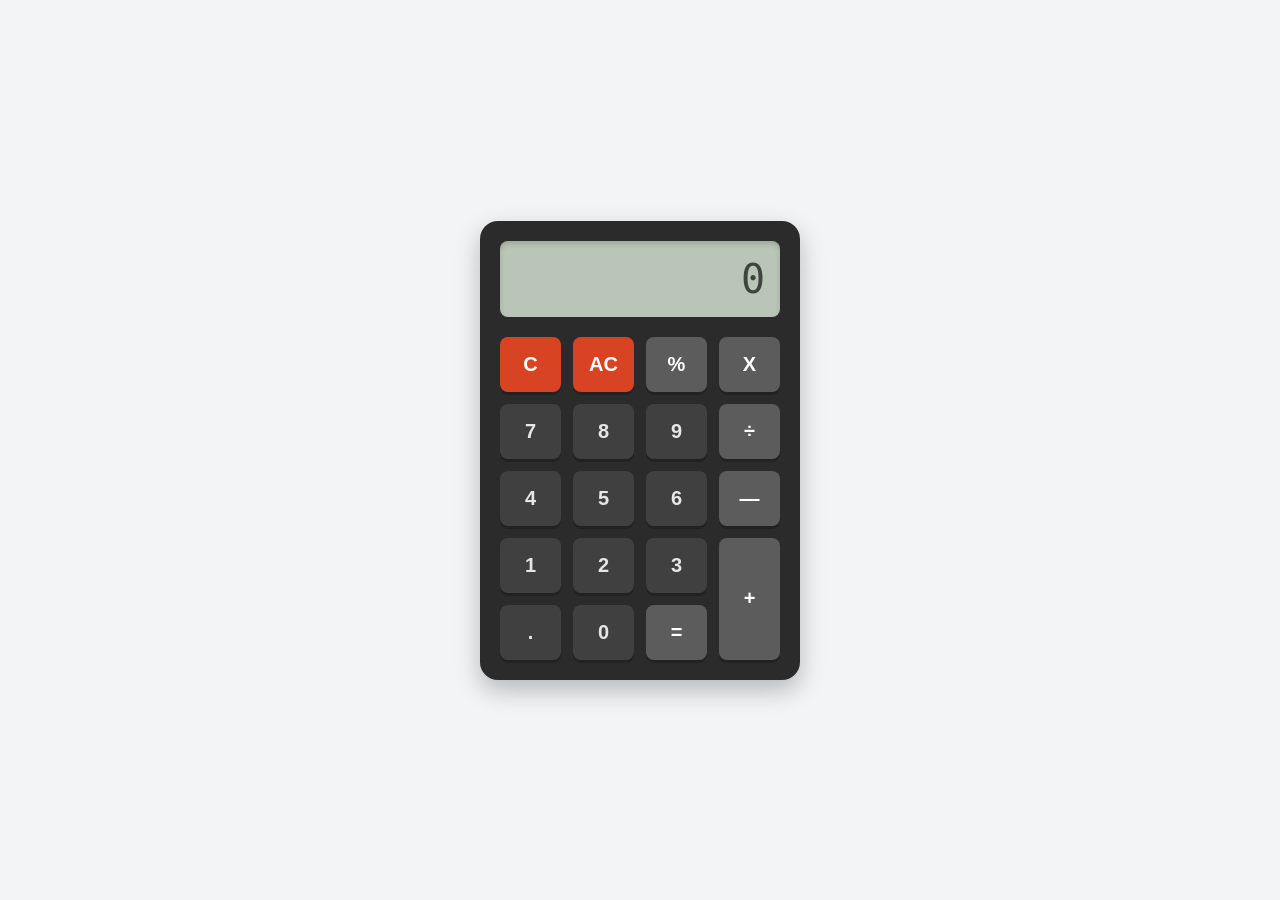
<file: Practica 6/index.html>
<!DOCTYPE html>
<html lang="es">
<head>
    <meta charset="UTF-8">
    <meta name="viewport" content="width=device-width, initial-scale=1.0">
    <title>Práctica N6</title>
    <link rel="stylesheet" href="style.css">
</head>
<body>

    <div class="calculadora">
        <div class="pantalla" id="txt-pantalla">0</div>
        <div class="contenedor-botones">
            <button class="btn btn-rojo" onclick="limpiar()">C</button>
            <button class="btn btn-rojo" onclick="limpiar()">AC</button>
            <button class="btn btn-gris" onclick="operar('%')">%</button>
            <button class="btn btn-gris" onclick="operar('*')">X</button>

            <button class="btn btn-num" onclick="agregar('7')">7</button>
            <button class="btn btn-num" onclick="agregar('8')">8</button>
            <button class="btn btn-num" onclick="agregar('9')">9</button>
            <button class="btn btn-gris" onclick="operar('/')">÷</button>

            <button class="btn btn-num" onclick="agregar('4')">4</button>
            <button class="btn btn-num" onclick="agregar('5')">5</button>
            <button class="btn btn-num" onclick="agregar('6')">6</button>
            <button class="btn btn-gris" onclick="operar('-')">—</button>

            <button class="btn btn-num" onclick="agregar('1')">1</button>
            <button class="btn btn-num" onclick="agregar('2')">2</button>
            <button class="btn btn-num" onclick="agregar('3')">3</button>
            <button class="btn btn-gris btn-largo" onclick="operar('+')">+</button>

            <button class="btn btn-num" onclick="agregar('.')">.</button>
            <button class="btn btn-num" onclick="agregar('0')">0</button>
            <button class="btn btn-gris" onclick="calcular()">=</button>
        </div>
    </div>

    <script src="script.js"></script>
</body>
</html>
</file>
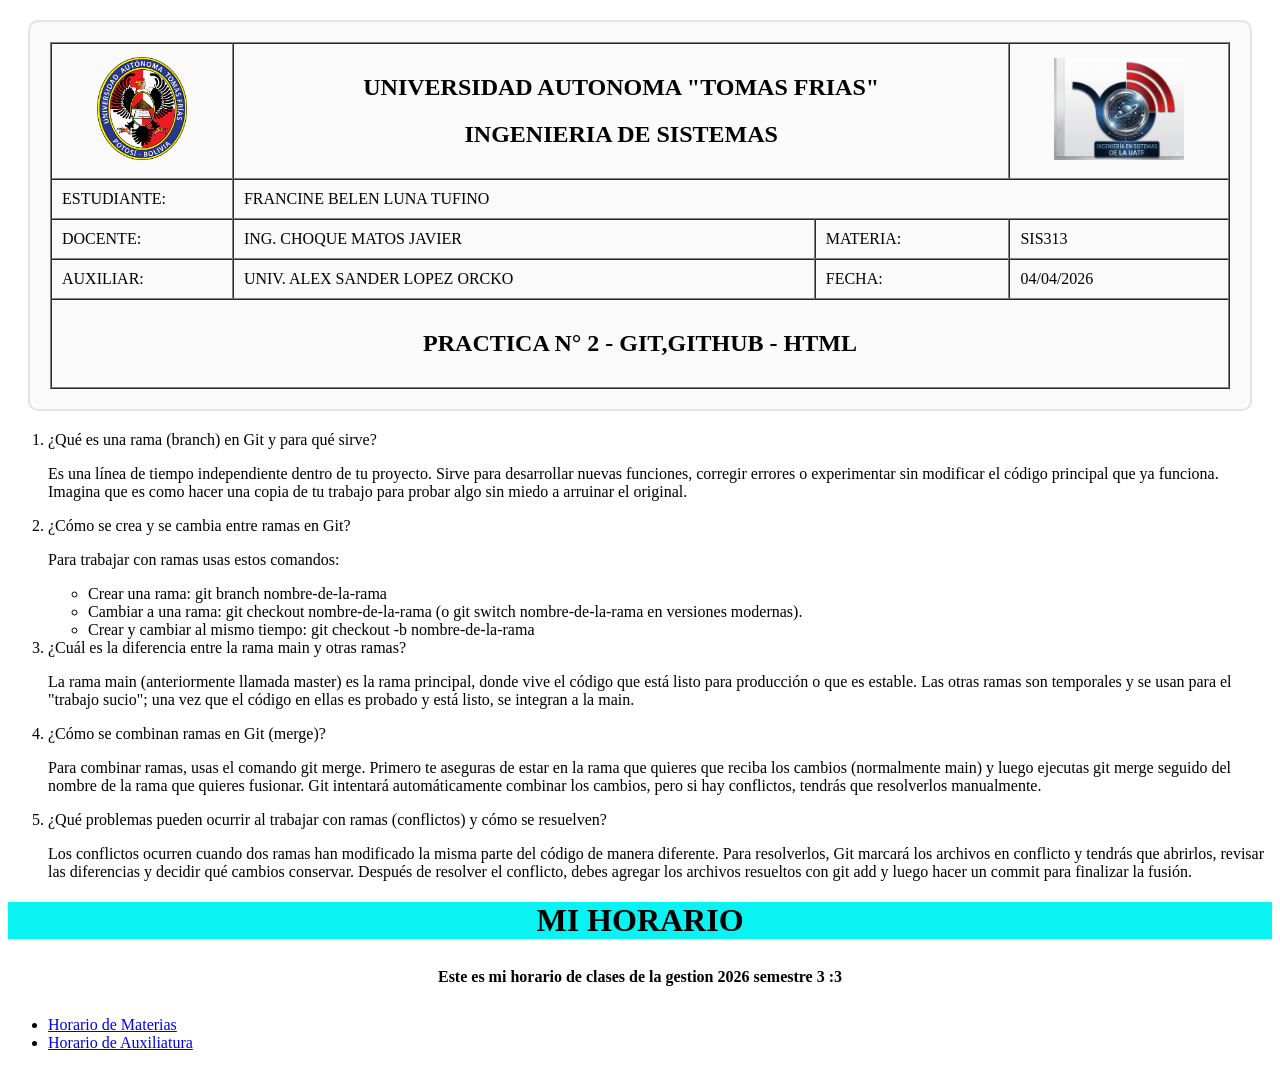
<file: Practica2/index.html>
<!DOCTYPE html>
<head>
    <meta charset="UTF-8">
    <meta name="viewport" content="width=!, initial-scale=1.0">
    <title>Document</title>
</head>
<body>      
   <div class="Carimbo">
      <table border="1" cellpadding="10" cellspacing="0" width="100%">
         <thead>
            <tr>
               <th>
                  <img
                   src="img1.png"
                   alt=""
                   width="90"
                   />
               </th>          
                  <th colspan="3">
                    <b>
                     <h2> UNIVERSIDAD AUTONOMA "TOMAS FRIAS"</h2>
                     <h2>INGENIERIA DE SISTEMAS</h2>
                    </b>
                     
                  </th>
                  <th>
                     <img
                   src="image_dd2d9f75.png"
                   alt=""
                   width="130"
                   />
                  </th>   
            </tr>
         </thead>
         <tbody>
            <tr>
               <td>ESTUDIANTE:</td>
               <td colspan="4">FRANCINE BELEN LUNA TUFINO </td>
            </tr>
             <tr>
               <td>DOCENTE:</td>
               <td>ING. CHOQUE MATOS JAVIER</td>
               <td>MATERIA:</td>
               <td colspan="2">SIS313</td>
            </tr>
            <tr>
               <td>AUXILIAR:</td>
               <td>UNIV. ALEX SANDER LOPEZ ORCKO</td>
               <td>FECHA:</td>
               <td colspan="2">04/04/2026</td>
            </tr>

         </tbody>
         <tfoot>
            <tr>
               <td colspan="5" align="center">
                  <h2>PRACTICA N° 2 - GIT,GITHUB - HTML</h2>
               </td>
            </tr>
         </tfoot> 
         <style>
            .Carimbo {
               margin: 20px;
               padding: 20px;
               border: 2px solid rgba(17, 18, 18, 0.096);
               border-radius: 10px; 
               background-color: hsla(0, 0%, 98%, 0.847); 
            }
         </style> 
         
       </table>
 </div>
 <ol>
   <li>¿Qué es una rama (branch) en Git y para qué sirve?</li>
   <p> Es una línea de tiempo independiente dentro de tu proyecto. Sirve para desarrollar nuevas funciones, corregir errores o experimentar sin modificar el código principal que ya funciona. Imagina que es como hacer una copia de tu trabajo para probar algo sin miedo a arruinar el original.</p>
   <li>¿Cómo se crea y se cambia entre ramas en Git?</li>   
   <p>Para trabajar con ramas usas estos comandos:</p>
   <ul>
      <li>Crear una rama: git branch nombre-de-la-rama</li>
      <li>Cambiar a una rama: git checkout nombre-de-la-rama (o git switch nombre-de-la-rama en versiones modernas).</li>
      <li>Crear y cambiar al mismo tiempo: git checkout -b nombre-de-la-rama</li>  
   </ul> 
   <li>¿Cuál es la diferencia entre la rama main y otras ramas?</li>
   <p>La rama main (anteriormente llamada master) es la rama principal, donde vive el código que está listo para producción o que es estable. Las otras ramas son temporales y se usan para el "trabajo sucio"; una vez que el código en ellas es probado y está listo, se integran a la main.</p>
   <li>¿Cómo se combinan ramas en Git (merge)?</li>
   <p>Para combinar ramas, usas el comando git merge. Primero te aseguras de estar en la rama que quieres que reciba los cambios (normalmente main) y luego ejecutas git merge seguido del nombre de la rama que quieres fusionar. Git intentará automáticamente combinar los cambios, pero si hay conflictos, tendrás que resolverlos manualmente.</p>  
   <li>¿Qué problemas pueden ocurrir al trabajar con ramas (conflictos) y cómo se resuelven?</li>
   <p>Los conflictos ocurren cuando dos ramas han modificado la misma parte del código de manera diferente. Para resolverlos, Git marcará los archivos en conflicto y tendrás que abrirlos, revisar las diferencias y decidir qué cambios conservar. Después de resolver el conflicto, debes agregar los archivos resueltos con git add y luego hacer un commit para finalizar la fusión.</p>

 </ol>
  <h1>MI HORARIO </h1>
  <h4>Este es mi horario de clases de la gestion 2026 semestre 3 :3 </h4>
  <style>
    h1{
      text-align: center;
      width: 100%;
      background-color: rgb(10, 243, 243);
    }
   h4 {
      text-align: center;
      padding: 8px;
    }
    </style>
    <ul>
      <li>
         <a href="horario_materias.html" target="_blank">Horario de Materias</a>
      </li>
      <li>
         <a href="horario_auxiliatura.html" target="_blank">Horario de Auxiliatura</a>
      </li>
    </ul>
      
</body>
</html>
</file>
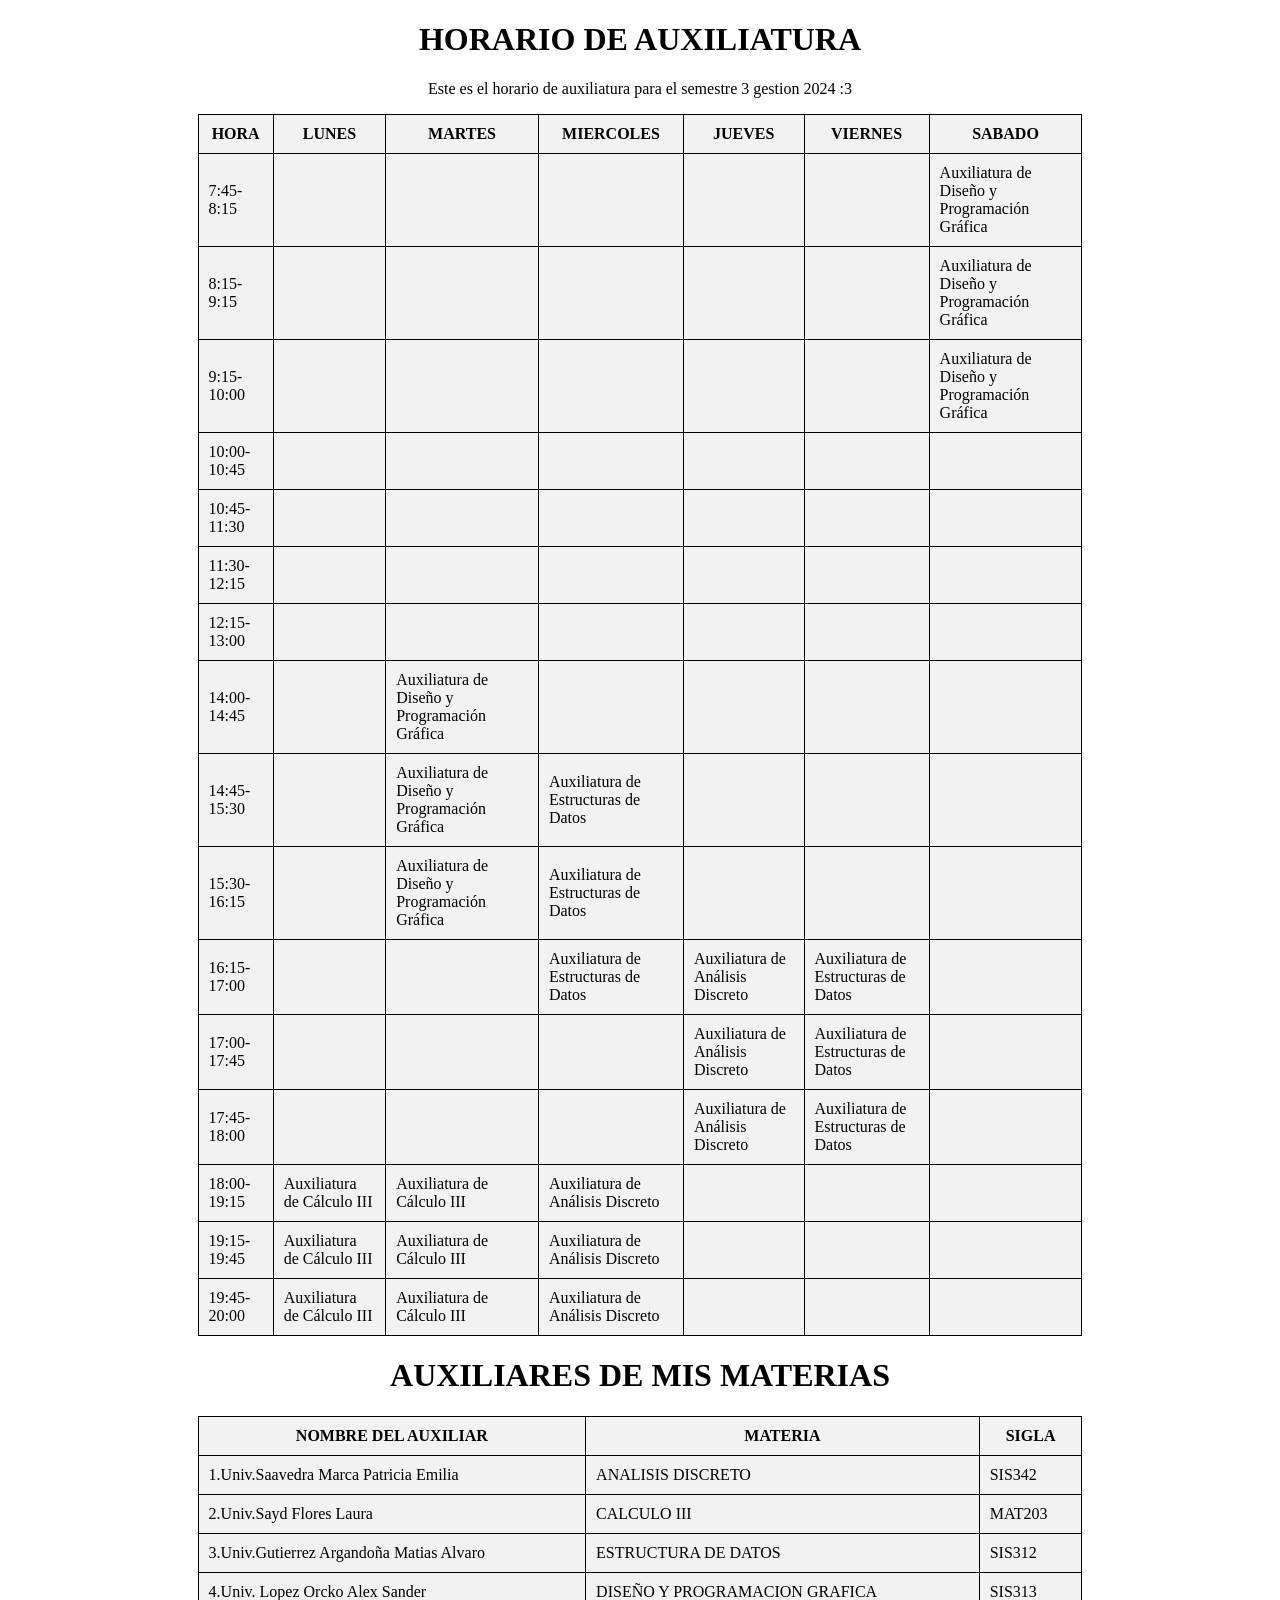
<file: Practica2/horario_auxiliatura.html>
<!DOCTYPE html>
<html lang="en">
<head>
    <meta charset="UTF-8">
    <meta name="viewport" content="width=device-width, initial-scale=1.0">
    <title>Document</title>
</head>
<body>
    <h1>HORARIO DE AUXILIATURA</h1>
    <p>Este es el horario de auxiliatura para el semestre 3 gestion 2024 :3 </p>
    <style>
        
        h1 {
            text-align: center;
        }
         p {
            text-align: center;
        }
         table {
            margin: 0 auto;
             border-collapse: collapse;
             border: 1px solid #000;
             padding: 10px;
             background-color: #f2f2f2;
         }
    </style>
             <table border="1" cellpadding="10" cellspacing="0" width="70%">
        <thead>
            <tr>
                <th>HORA</th>
                <th>LUNES</th>
                <th>MARTES</th>
                <th>MIERCOLES</th>
                <th>JUEVES</th> 
                <th>VIERNES</th>
                <th>SABADO</th>
            </tr>
        </thead>
        <tbody>
            <tr>
                <td>7:45-8:15</td>
                <td></td>
                <td></td>
                <td></td>
                <td></td>
                <td></td>
                <td>Auxiliatura de Diseño y Programación Gráfica</td>

            </tr>
            <tr>
                <td>8:15-9:15</td>
                <td></td>
                <td></td>
                <td></td>
                <td></td>
                <td></td>
                <td>Auxiliatura de Diseño y Programación Gráfica</td>

            </tr>
            <tr>
                <td>9:15-10:00</td>
                <td></td>
                <td></td>
                <td></td>
                <td></td>
                <td></td>
                <td>Auxiliatura de Diseño y Programación Gráfica</td>

            </tr>
            <tr>
                <td>10:00-10:45</td>
                <td></td>       
                <td></td>
                <td></td>
                <td></td>
                <td></td>
                <td></td>
            </tr>
            <tr>
                <td>10:45-11:30</td>
                <td></td>
                <td></td>
                <td></td>
                <td></td>
                <td></td>
                <td></td>
            </tr>
            <tr>
                <td>11:30-12:15</td>
                <td></td>       
                <td></td>
                <td></td>
                <td></td>
                <td></td>
                <td></td>
            </tr>
             <tr>
                <td>12:15-13:00</td>
                <td></td>       
                <td></td>
                <td></td>
                <td></td>
                <td></td>
                <td></td>
            </tr>
              <tr>
                <td>14:00-14:45</td>
                <td></td>       
                <td>Auxiliatura de Diseño y Programación Gráfica</td>
                <td></td>
                <td></td>
                <td></td>
                <td></td>
            </tr>
             <tr>   
                <td>14:45-15:30</td>
                <td></td>       
                <td>Auxiliatura de Diseño y Programación Gráfica</td>
                <td>Auxiliatura de Estructuras de Datos</td>
                <td></td>
                <td></td>
                <td></td>
            </tr>
             <tr>
                <td>15:30-16:15</td>
                <td></td>       
                <td>Auxiliatura de Diseño y Programación Gráfica</td>
                <td>Auxiliatura de Estructuras de Datos</td>
                <td></td>
                <td></td>
                <td></td>
            </tr>
             <tr>
                <td>16:15-17:00</td>
                <td></td>       
                <td></td>
                <td>Auxiliatura de Estructuras de Datos</td>
                <td>Auxiliatura de Análisis Discreto</td>
                <td>Auxiliatura de Estructuras de Datos</td>
                <td></td>
            </tr>
             <tr>
                <td>17:00-17:45</td>
                <td></td>       
                <td></td>
                <td></td>
                <td>Auxiliatura de Análisis Discreto</td>
                <td>Auxiliatura de Estructuras de Datos</td>
                <td></td>
            </tr>
             <tr>
                <td>17:45-18:00</td>
                <td></td>       
                <td></td>
                <td></td>
                <td>Auxiliatura de Análisis Discreto</td>
                <td>Auxiliatura de Estructuras de Datos</td>
                <td></td>
            </tr>
             <tr>
                <td>18:00-19:15</td>
                <td>Auxiliatura de Cálculo III</td>       
                <td>Auxiliatura de Cálculo III</td>
                <td>Auxiliatura de Análisis Discreto</td>
                <td></td>
                <td></td>
                <td></td>
            </tr>
             <tr>
                <td>19:15-19:45</td>
                <td>Auxiliatura de Cálculo III</td>       
                <td>Auxiliatura de Cálculo III</td>
                <td>Auxiliatura de Análisis Discreto</td>
                <td></td>
                <td></td>
                <td></td>
            </tr>
             <tr>
                <td>19:45-20:00</td>
                <td>Auxiliatura de Cálculo III</td>       
                <td>Auxiliatura de Cálculo III</td>
                <td>Auxiliatura de Análisis Discreto</td>
                <td></td>
                <td></td>
                <td></td>
            </tr>
        </tbody>
    </table>
    <h1>AUXILIARES DE MIS MATERIAS</h1>
    <table border="1" cellpadding="10" cellspacing="0" width="70%">
        <thead>
            <tr>
                <th>NOMBRE DEL AUXILIAR</th>
                <th>MATERIA</th>
                <th>SIGLA</th>
            </tr>
        </thead>
        <tbody>
            
                <tr>
                <td>1.Univ.Saavedra Marca Patricia Emilia</td>
                <td>ANALISIS DISCRETO</td>
                <td>SIS342</td>
            </tr>
             <tr>
                <td>2.Univ.Sayd Flores Laura</td>
                <td>CALCULO III</td>
                <td>MAT203</td>
            </tr>
             <tr>
                <td>3.Univ.Gutierrez Argandoña Matias Alvaro</td>
                <td>ESTRUCTURA DE DATOS</td>
                <td>SIS312</td>
            </tr>
             <tr>
                <td>4.Univ. Lopez Orcko Alex Sander</td>
                <td>DISEÑO Y PROGRAMACION GRAFICA</td>
                <td>SIS313</td>
            </tr>
            
       
        </tbody>
    </table>
</body>
</html>
</file>
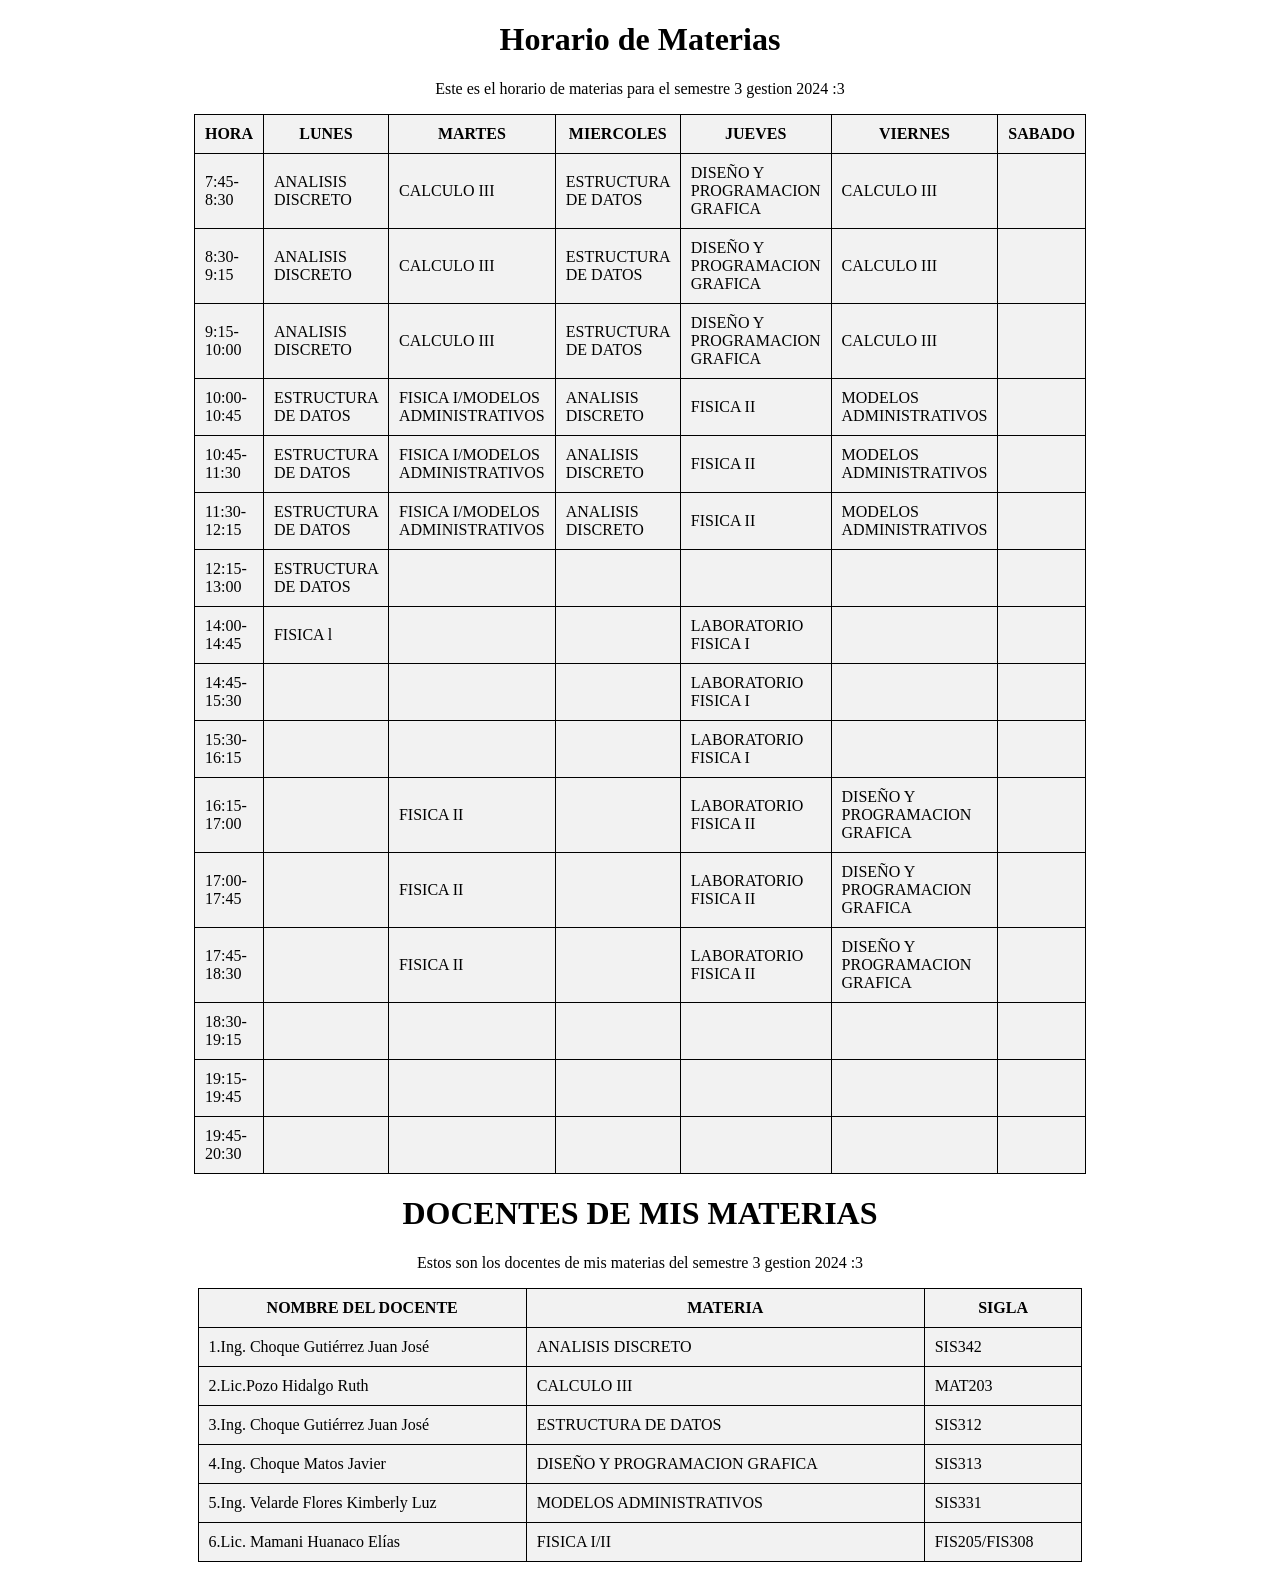
<file: Practica2/horario_materias.html>
<!DOCTYPE html>
<html lang="en">
<head>
    <meta charset="UTF-8">
    <meta name="viewport" content="width=device-width, initial-scale=1.0">
    <title>Document</title>
</head>
<body>
    <h1>Horario de Materias</h1>
    <p>Este es el horario de materias para el semestre 3 gestion 2024 :3 </p>
    <style>
        
        h1 {
            text-align: center;
        }
         p {
            text-align: center;
        }
         table {
            margin: 0 auto;
             border-collapse: collapse;
             border: 1px solid #000;
             padding: 10px;
             background-color: #f2f2f2;
         }
    </style>

    <table border="1" cellpadding="10" cellspacing="0" width="70%">
        <thead>
            <tr>
                <th>HORA</th>
                <th>LUNES</th>
                <th>MARTES</th>
                <th>MIERCOLES</th>
                <th>JUEVES</th> 
                <th>VIERNES</th>
                <th>SABADO</th>
            </tr>
        </thead>
        <tbody>
            <tr>
                <td>7:45-8:30</td>
                <td>ANALISIS DISCRETO</td>
                <td>CALCULO III</td>
                <td>ESTRUCTURA DE DATOS</td>
                <td>DISEÑO Y PROGRAMACION GRAFICA</td>
                <td>CALCULO III</td>
                <td></td>
            </tr>
            <tr>
                <td>8:30-9:15</td>
                <td>ANALISIS DISCRETO</td>
                <td>CALCULO III</td>
                <td>ESTRUCTURA DE DATOS</td>
                <td>DISEÑO Y PROGRAMACION GRAFICA</td>
                <td>CALCULO III</td>
                <td></td>

            </tr>
            <tr>
                <td>9:15-10:00</td>
                <td>ANALISIS DISCRETO</td>
                <td>CALCULO III</td>
                <td>ESTRUCTURA DE DATOS</td>
                <td>DISEÑO Y PROGRAMACION GRAFICA</td>
                <td>CALCULO III</td>
                <td></td>

            </tr>
            <tr>
                <td>10:00-10:45</td>
                <td>ESTRUCTURA DE DATOS</td>       
                <td>FISICA I/MODELOS ADMINISTRATIVOS</td>
                <td>ANALISIS DISCRETO</td>
                <td>FISICA II</td>
                <td>MODELOS ADMINISTRATIVOS</td>
                <td></td>
            </tr>
            <tr>
                <td>10:45-11:30</td>
                <td>ESTRUCTURA DE DATOS</td>
                <td>FISICA I/MODELOS ADMINISTRATIVOS</td>
                <td>ANALISIS DISCRETO</td>
                <td>FISICA II</td>
                <td>MODELOS ADMINISTRATIVOS</td>
                <td></td>
            </tr>
            <tr>
                <td>11:30-12:15</td>
                <td>ESTRUCTURA DE DATOS</td>       
                <td>FISICA I/MODELOS ADMINISTRATIVOS</td>
                <td>ANALISIS DISCRETO</td>
                <td>FISICA II</td>
                <td>MODELOS ADMINISTRATIVOS</td>
                <td></td>
            </tr>
             <tr>
                <td>12:15-13:00</td>
                <td>ESTRUCTURA DE DATOS</td>       
                <td></td>
                <td></td>
                <td></td>
                <td></td>
                <td></td>
            </tr>
             <tr>
                <td>14:00-14:45</td>
                <td>FISICA l</td>       
                <td></td>
                <td></td>
                <td>LABORATORIO 
                    FISICA I</td>
                <td></td>
                <td></td>
            </tr>
             <tr>   
                <td>14:45-15:30</td>
                <td></td>       
                <td></td>
                <td></td>
                <td>LABORATORIO 
                    FISICA I</td>
                <td></td>
                <td></td>
            </tr>
             <tr>
                <td>15:30-16:15</td>
                <td></td>       
                <td></td>
                <td></td>
                <td>LABORATORIO
                     FISICA I</td>
                <td></td>
                <td></td>
            </tr>
             <tr>
                <td>16:15-17:00</td>
                <td></td>       
                <td>FISICA II</td>
                <td></td>
                <td>LABORATORIO 
                    FISICA II</td>
                <td>DISEÑO Y PROGRAMACION GRAFICA</td>
                <td></td>
            </tr>
             <tr>
                <td>17:00-17:45</td>
                <td></td>       
                <td>FISICA II</td>
                <td></td>
                <td>LABORATORIO 
                    FISICA II</td>
                <td>DISEÑO Y PROGRAMACION GRAFICA</td>
                <td></td>
            </tr>
             <tr>
                <td>17:45-18:30</td>
                <td></td>       
                <td>FISICA II</td>
                <td></td>
                <td>LABORATORIO 
                    FISICA II</td>
                <td>DISEÑO Y PROGRAMACION GRAFICA</td>
                <td></td>
            </tr>
             <tr>
                <td>18:30-19:15</td>
                <td></td>       
                <td></td>
                <td></td>
                <td></td>
                <td></td>
                <td></td>
            </tr>
             <tr>
                <td>19:15-19:45</td>
                <td></td>       
                <td></td>
                <td></td>
                <td></td>
                <td></td>
                <td></td>
            </tr>
             <tr>
                <td>19:45-20:30</td>
                <td></td>       
                <td></td>
                <td></td>
                <td></td>
                <td></td>
                <td></td>
            </tr>
             

        </tbody>
    </table>
    <h1>DOCENTES DE MIS MATERIAS</h1>
    <p>Estos son los docentes de mis materias del semestre 3 gestion 2024 :3 </p>
    <table border="1" cellpadding="10" cellspacing="0" width="70%">
        <thead>
            <tr>
                <th>NOMBRE DEL DOCENTE</th>
                <th>MATERIA</th>
                <th>SIGLA</th>
            </tr>
        </thead>
        <tbody>
            
                <tr>
                <td> 1.Ing. Choque Gutiérrez Juan José</td>
                <td>ANALISIS DISCRETO</td>
                <td>SIS342</td>
            </tr>
             <tr>
                <td>2.Lic.Pozo Hidalgo Ruth</td>
                <td>CALCULO III</td>
                <td>MAT203</td>
            </tr>
             <tr>
                <td>3.Ing. Choque Gutiérrez Juan José</td>
                <td>ESTRUCTURA DE DATOS</td>
                <td>SIS312</td>
            </tr>
             <tr>
                <td>4.Ing. Choque Matos Javier</td>
                <td>DISEÑO Y PROGRAMACION GRAFICA</td>
                <td>SIS313</td>
            </tr>
             <tr>
                <td>5.Ing. Velarde Flores Kimberly Luz</td>
                <td>MODELOS ADMINISTRATIVOS</td>
                <td>SIS331</td>
            </tr>
             <tr>
                <td>6.Lic. Mamani Huanaco Elías</td>
                <td>FISICA I/II</td>
                <td>FIS205/FIS308</td>
            </tr>
       
        </tbody>
    </table>

</body>
</html>
</file>
<file: Practica 6/style.css>
* {
    margin: 0;
    padding: 0;
    box-sizing: border-box;
    font-family: sans-serif;
}

body {
    display: flex;
    justify-content: center;
    align-items: center;
    min-height: 100vh;
    background-color: #f3f4f6;
}

.calculadora {
    background-color: #2b2b2b;
    width: 320px;
    padding: 20px;
    border-radius: 18px;
    box-shadow: 0 10px 25px rgba(0, 0, 0, 0.25);
}

.pantalla {
    background-color: #b9c5b6;
    color: #3d453c;
    font-family: monospace;
    font-size: 2.5rem;
    text-align: right;
    padding: 15px;
    border-radius: 8px;
    margin-bottom: 20px;
    box-shadow: inset 0 3px 5px rgba(0, 0, 0, 0.15);
    min-height: 70px;
    overflow: hidden;
    white-space: nowrap;
}

.contenedor-botones {
    display: grid;
    grid-template-columns: repeat(4, 1fr);
    gap: 12px;
}

.btn {
    border: none;
    padding: 16px 0;
    font-size: 1.25rem;
    font-weight: bold;
    border-radius: 8px;
    cursor: pointer;
    box-shadow: 0 3px 0 rgba(0, 0, 0, 0.2);
    display: flex;
    justify-content: center;
    align-items: center;
}

.btn:active {
    transform: translateY(2px);
    box-shadow: none;
}

.btn-rojo {
    background-color: #d84324;
    color: #ffffff;
}

.btn-rojo:hover {
    background-color: #be391e;
}

.btn-gris {
    background-color: #5c5c5c;
    color: #ffffff;
}

.btn-gris:hover {
    background-color: #4a4a4a;
}

.btn-num {
    background-color: #404040;
    color: #e6e6e6;
}

.btn-num:hover {
    background-color: #4f4f4f;
}

.btn-largo {
    grid-row: span 2;
    height: 100%;
}
</file>
